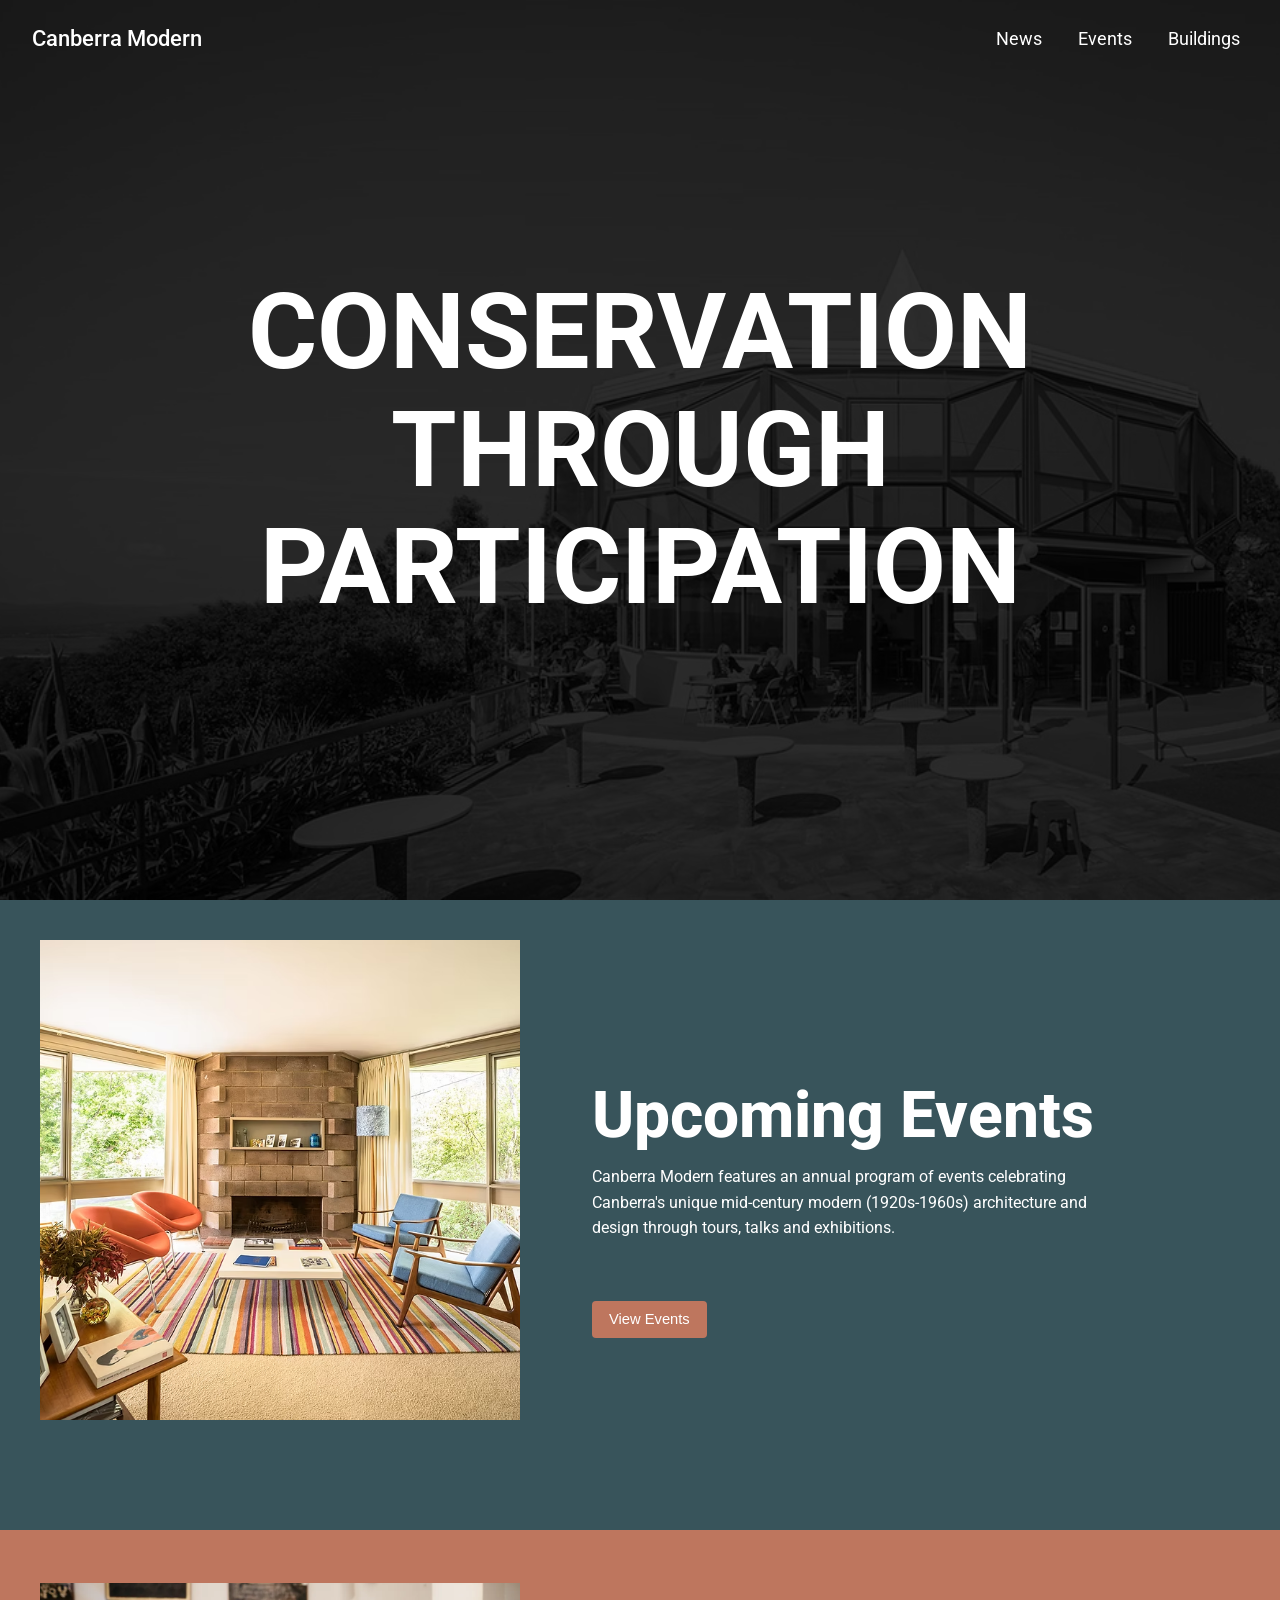
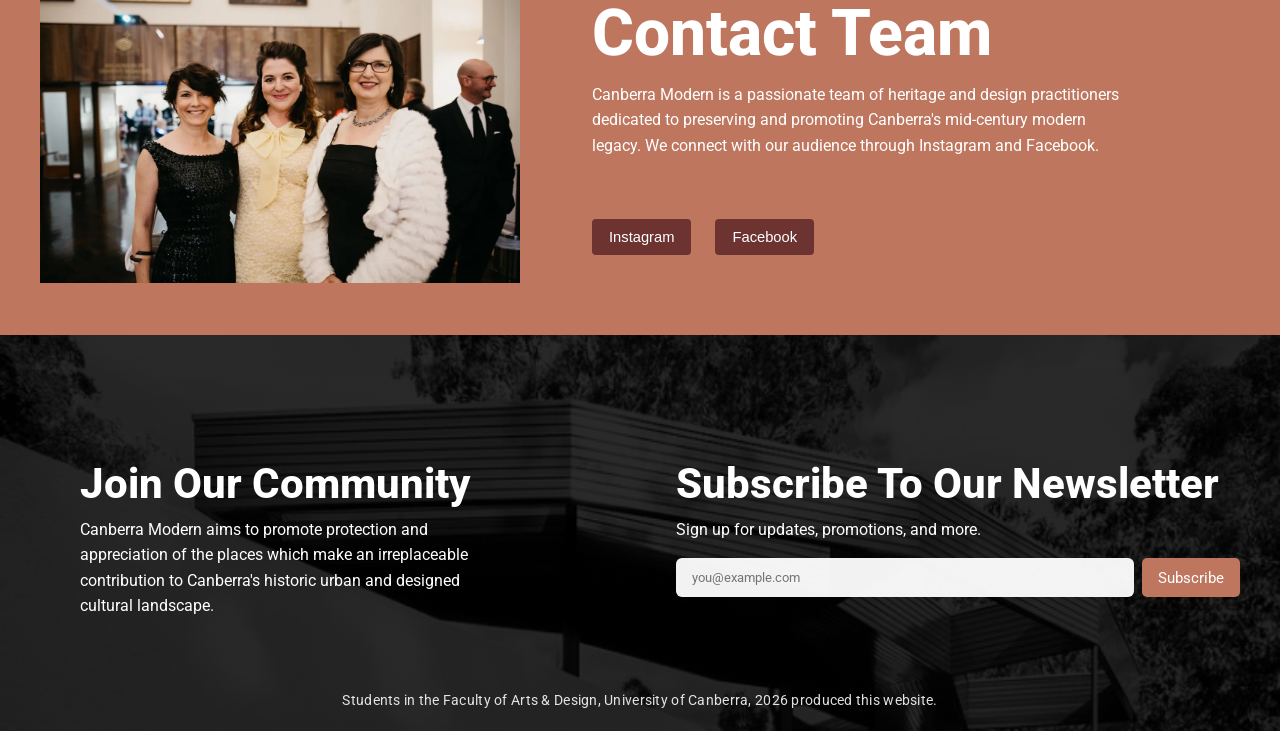
<file: index.html>
<!DOCTYPE html>
<html lang="en">
<head>
    <title>Canberra Modern</title>
    <meta charset="utf-8">
    <meta name="viewport" content="width=device-width, initial-scale=1.0">
    <link rel="stylesheet" href="assets/css.reset/reset.css">
    <link rel="stylesheet" href="assets/css/style.css"> 
    </head>
    <body>
      <div class="wrapper home">
        <header class="top-header">
          <h1 class="site-title"><a href="index.html">Canberra Modern</a></h1>
          <nav class="nav-large top-nav">
            <ul>
              <li><a href="news.html">News</a></li>
              <li><a href="events.html">Events</a></li>
              <li><a href="buildings.html">Buildings</a></li>
            </ul>
          </nav>
        </header>

        <div class="hero-content">
          <div class="tagline">
            <span>CONSERVATION</span>
            <span>THROUGH</span>
            <span>PARTICIPATION</span>
          </div>
        </div>
      </div>
      <section class="event-card container">
        <img src="assets/images/room.avif" alt="Room interior" class="event-card__image">
        <div class="event-card__content">
          <h2>Upcoming Events</h2>
          <p>Canberra Modern features an annual program of events celebrating Canberra's unique mid-century modern (1920s-1960s) architecture and design through tours, talks and exhibitions.</p>
          <a href="events.html" class="button-link">View Events</a>
        </div>
      </section>
      <section class="event-card container team-card">
        <img src="assets/images/team.webp" alt="Team photo" class="event-card__image">
        <div class="event-card__content">
          <h2>Contact Team</h2>
          <p>Canberra Modern is a passionate team of heritage and design practitioners dedicated to preserving and promoting Canberra's mid-century modern legacy. We connect with our audience through Instagram and Facebook.</p>
          <div class="button-group">
            <a href="https://www.instagram.com/canberra_modern/?hl=en" class="button-link">Instagram</a>
            <a href="https://www.facebook.com/canberramodern/" class="button-link">Facebook</a>
          </div>
        </div>
      </section>
      <div class="newsletter-bleed">
        <section class="newsletter-card">
          <div class="newsletter-card__info">
            <div class="newsletter-card__section">
              <h2>Join Our Community</h2>
              <p>Canberra Modern aims to promote protection and appreciation of the places which make an irreplaceable contribution to Canberra's historic urban and designed cultural landscape.</p>
            </div>
            <div class="newsletter-card__section">
              <h2>Subscribe To Our Newsletter</h2>
              <p>Sign up for updates, promotions, and more.</p>
              <div class="newsletter-form">
                <input id="newsletter-email" type="email" class="newsletter-card__input" placeholder="you@example.com">
                <button type="button" class="newsletter-card__subscribe" onclick="alert('Thank you so much for joining our community. We will continue to inform you through emails about our upcoming events, latest news, and updates.')">Subscribe</button>
              </div>
            </div>
          </div>
          <p class="newsletter-card__footer">Students in the Faculty of Arts & Design, University of Canberra, 2026 produced this website.</p>
        </section>
      </div>
    </body>
</html>
</file>
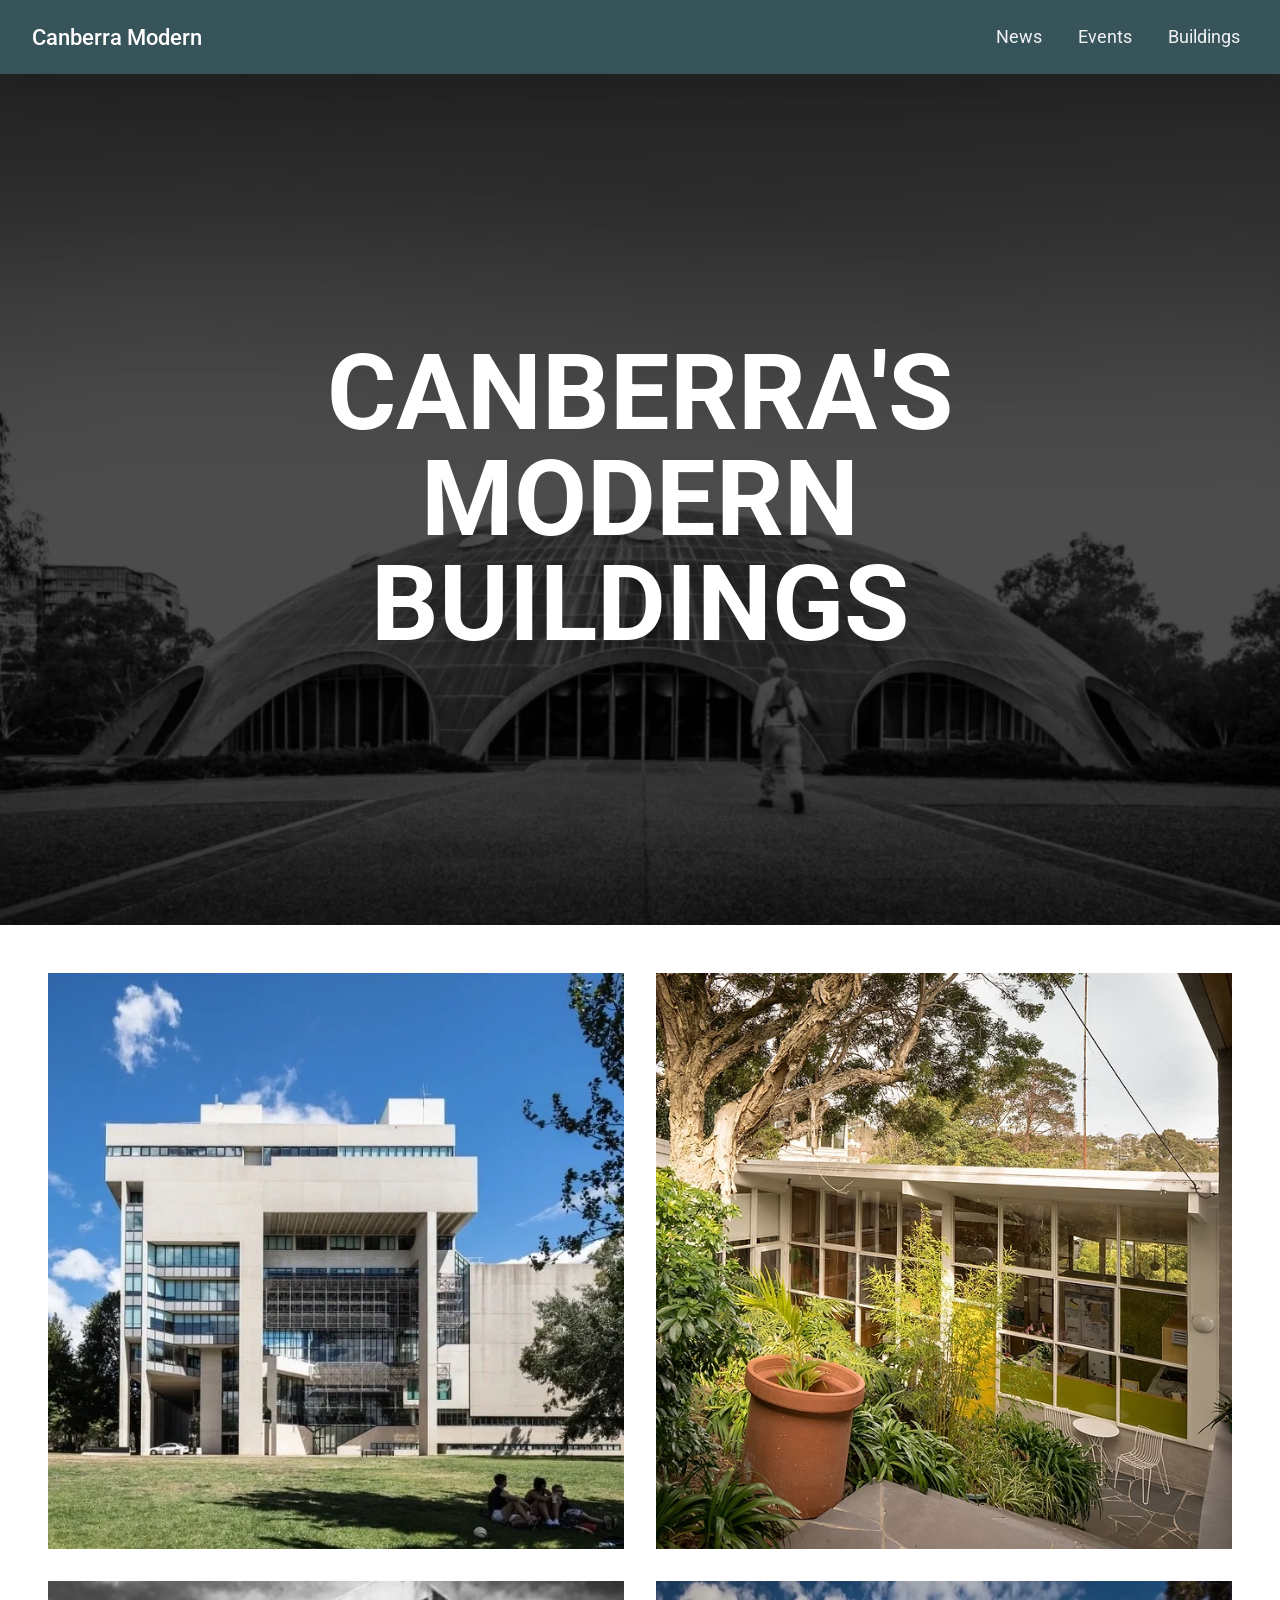
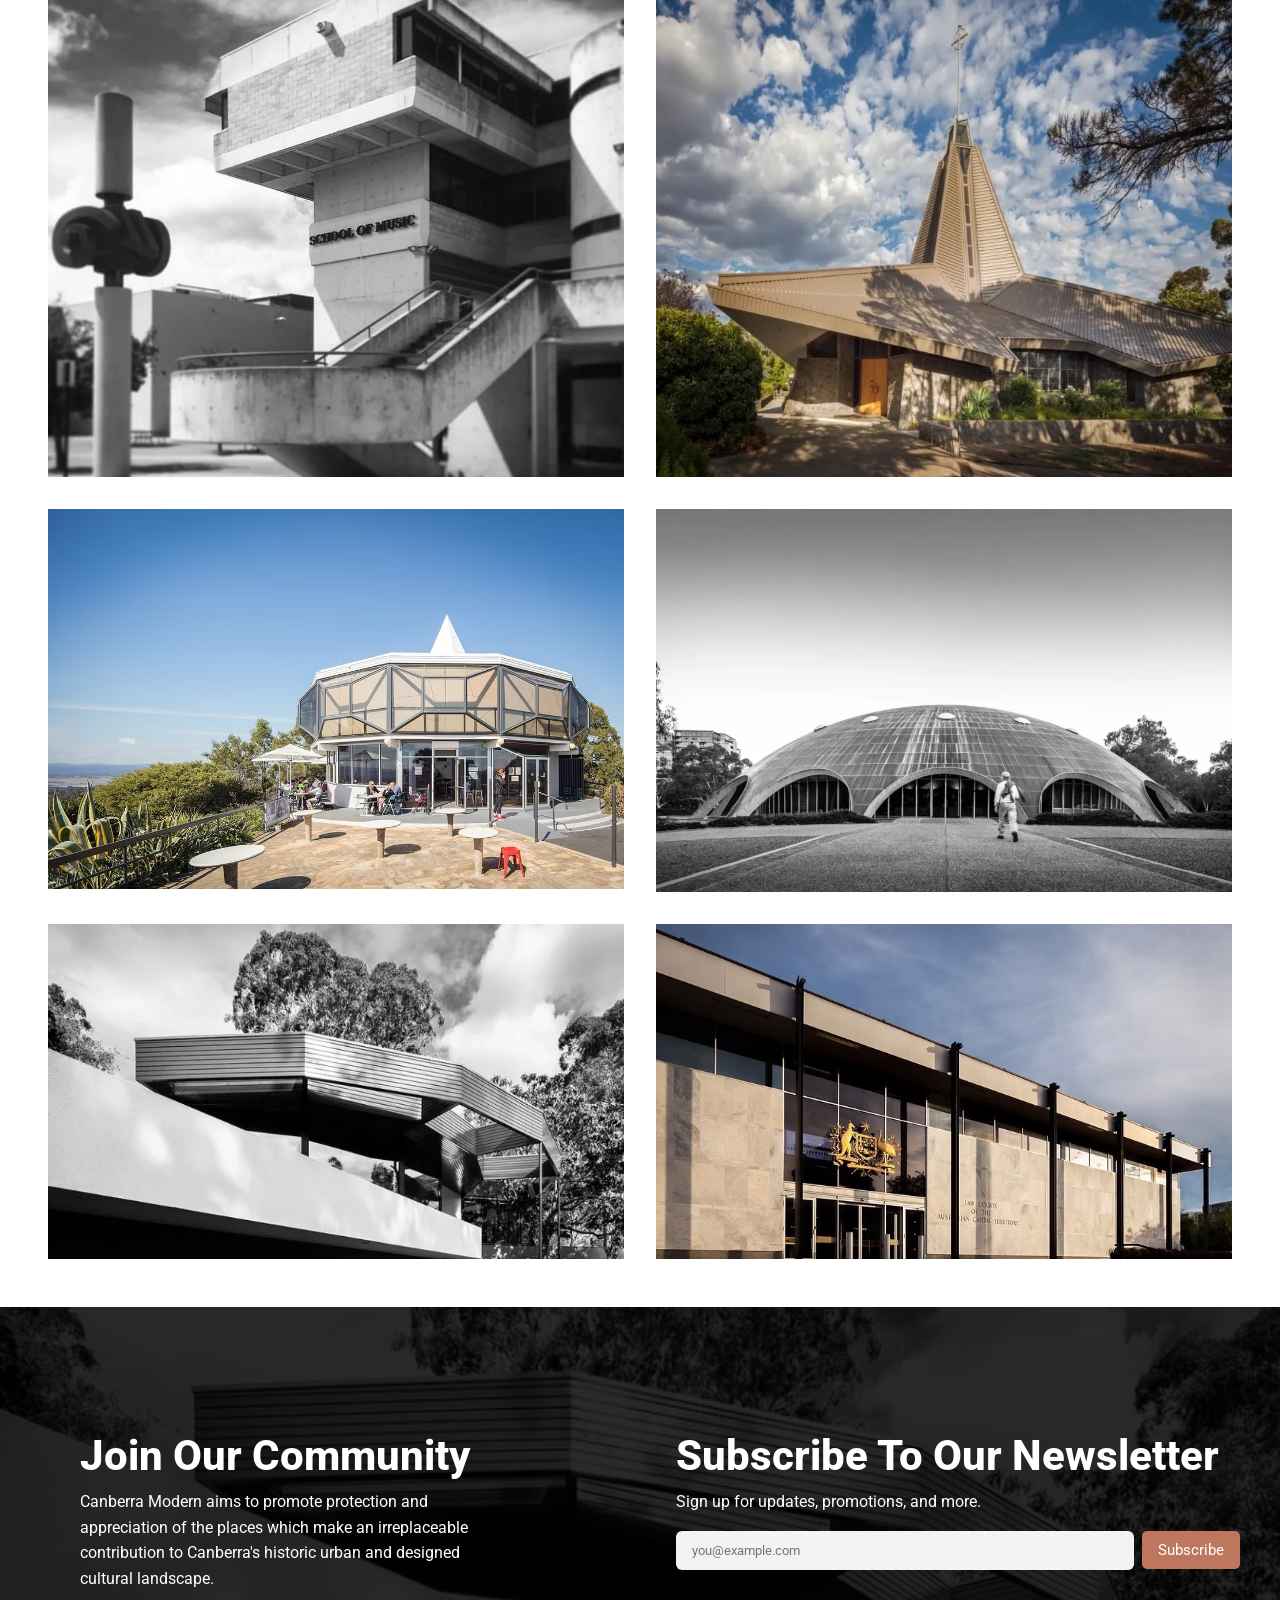
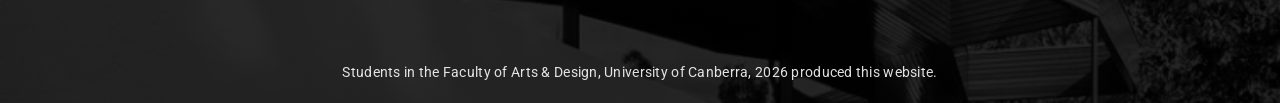
<file: buildings.html>
<!DOCTYPE html>
<html lang="en">
<head>
    <title>Canberra Modern</title>
    <meta charset="utf-8">
    <meta name="viewport" content="width=device-width, initial-scale=1.0">
    <link rel="stylesheet" href="assets/css.reset/reset.css">
    <link rel="stylesheet" href="assets/css/style.css">
    </head>
    <body class="events-page">
        <header class="top-header">
          <h1 class="site-title"><a href="index.html">Canberra Modern</a></h1>
          <nav class="nav-large top-nav">
            <ul>
              <li><a href="news.html">News</a></li>
              <li><a href="events.html">Events</a></li>
              <li><a href="buildings.html">Buildings</a></li>
            </ul>
          </nav>
        </header>
        <div class="building-hero">
          <img src="assets/images/building image7.webp" alt="building image" class="building-image building-hero__image">
          <h2 class="building-hero__title"><span>CANBERRA'S</span><span>MODERN</span><span>BUILDINGS</span></h2>
        </div>
        <div class="building-gallery">
          <div class="building-item"><img src="assets/images/building image1.jpeg" alt="Building image 1" class="building-image" onclick="alert('HIGH COURT OF AUSTRALIA, 1980')"></div>
          <div class="building-item"><img src="assets/images/building image5.avif" alt="Building image 2" class="building-image" onclick="alert('VERGE HOUSE, 1964')"></div>
          <div class="building-item"><img src="assets/images/building image4.jpeg" alt="Building image 3" class="building-image" onclick="alert('SCHOOL OF MUSIC, 1976')"></div>
          <div class="building-item"><img src="assets/images/building image2.jpeg" alt="Building image 4" class="building-image" onclick="alert('ST JOSEPHS CHURCH, 1971')"></div>
          <div class="building-item"><img src="assets/images/building image3.jpeg" alt="Building image 5" class="building-image" onclick="alert('LUNETTA, 1963')"></div>
          <div class="building-item"><img src="assets/images/building image7.webp" alt="Building image 7" class="building-image" onclick="alert('THE SHINE DOME, 1959')"></div>
          <div class="building-item"><img src="assets/images/round house.jpeg" alt="Round house" class="building-image" onclick="alert('THE BENJAMIN HOUSE, 1959')"></div>
          <div class="building-item"><img src="assets/images/building image6.jpeg" alt="Building image 6" class="building-image" onclick="alert('THE LAW COURTS OF THE ACT, 1963')"></div>
        </div>
         </section>
      <div class="newsletter-bleed">
        <section class="newsletter-card">
          <div class="newsletter-card__info">
            <div class="newsletter-card__section">
              <h2>Join Our Community</h2>
              <p>Canberra Modern aims to promote protection and appreciation of the places which make an irreplaceable contribution to Canberra's historic urban and designed cultural landscape.</p>
            </div>
            <div class="newsletter-card__section">
              <h2>Subscribe To Our Newsletter</h2>
              <p>Sign up for updates, promotions, and more.</p>
              <div class="newsletter-form">
                <input id="newsletter-email" type="email" class="newsletter-card__input" placeholder="you@example.com">
                <button type="button" class="newsletter-card__subscribe" onclick="alert('Thank you so much for joining our community. We will continue to inform you through emails about our upcoming events, latest news, and updates.')">Subscribe</button>
              </div>
            </div>
          </div>
          <p class="newsletter-card__footer">Students in the Faculty of Arts & Design, University of Canberra, 2026 produced this website.</p>
        </section>
         </body>
    </html>
</file>
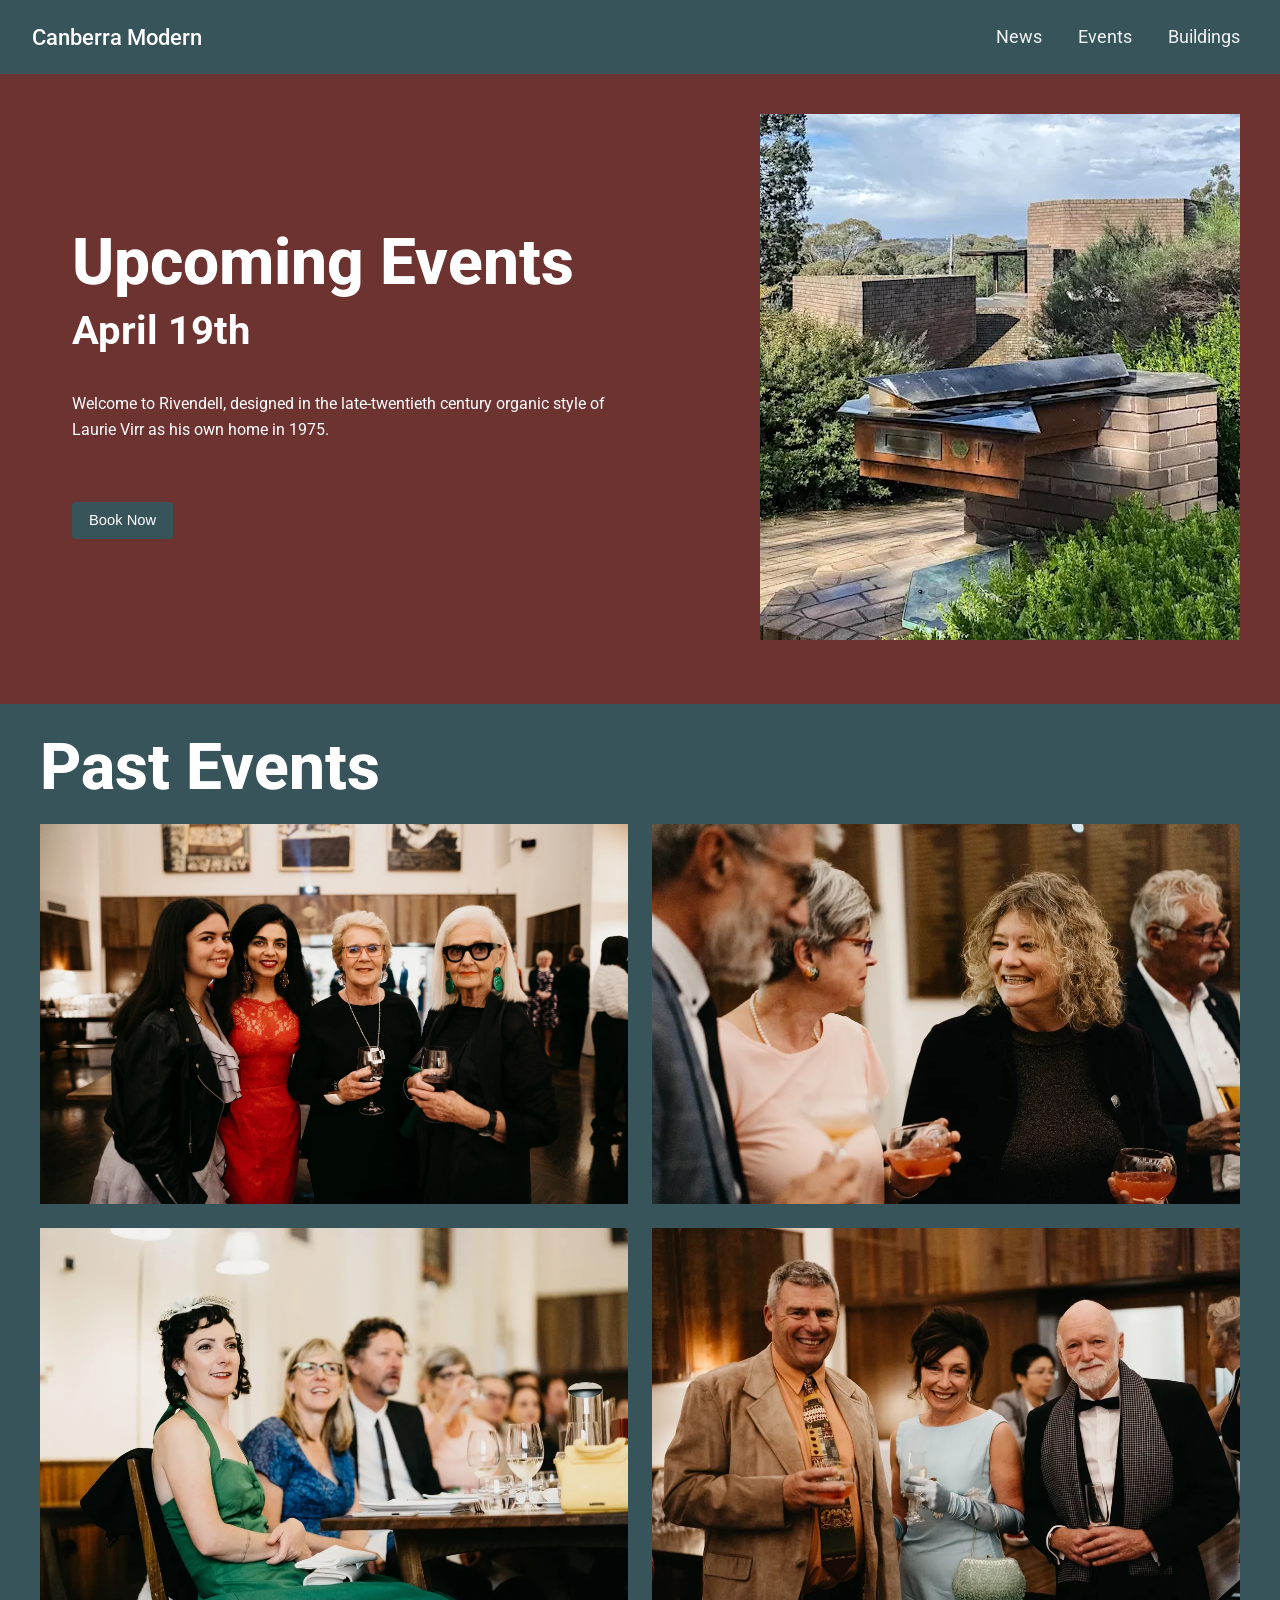
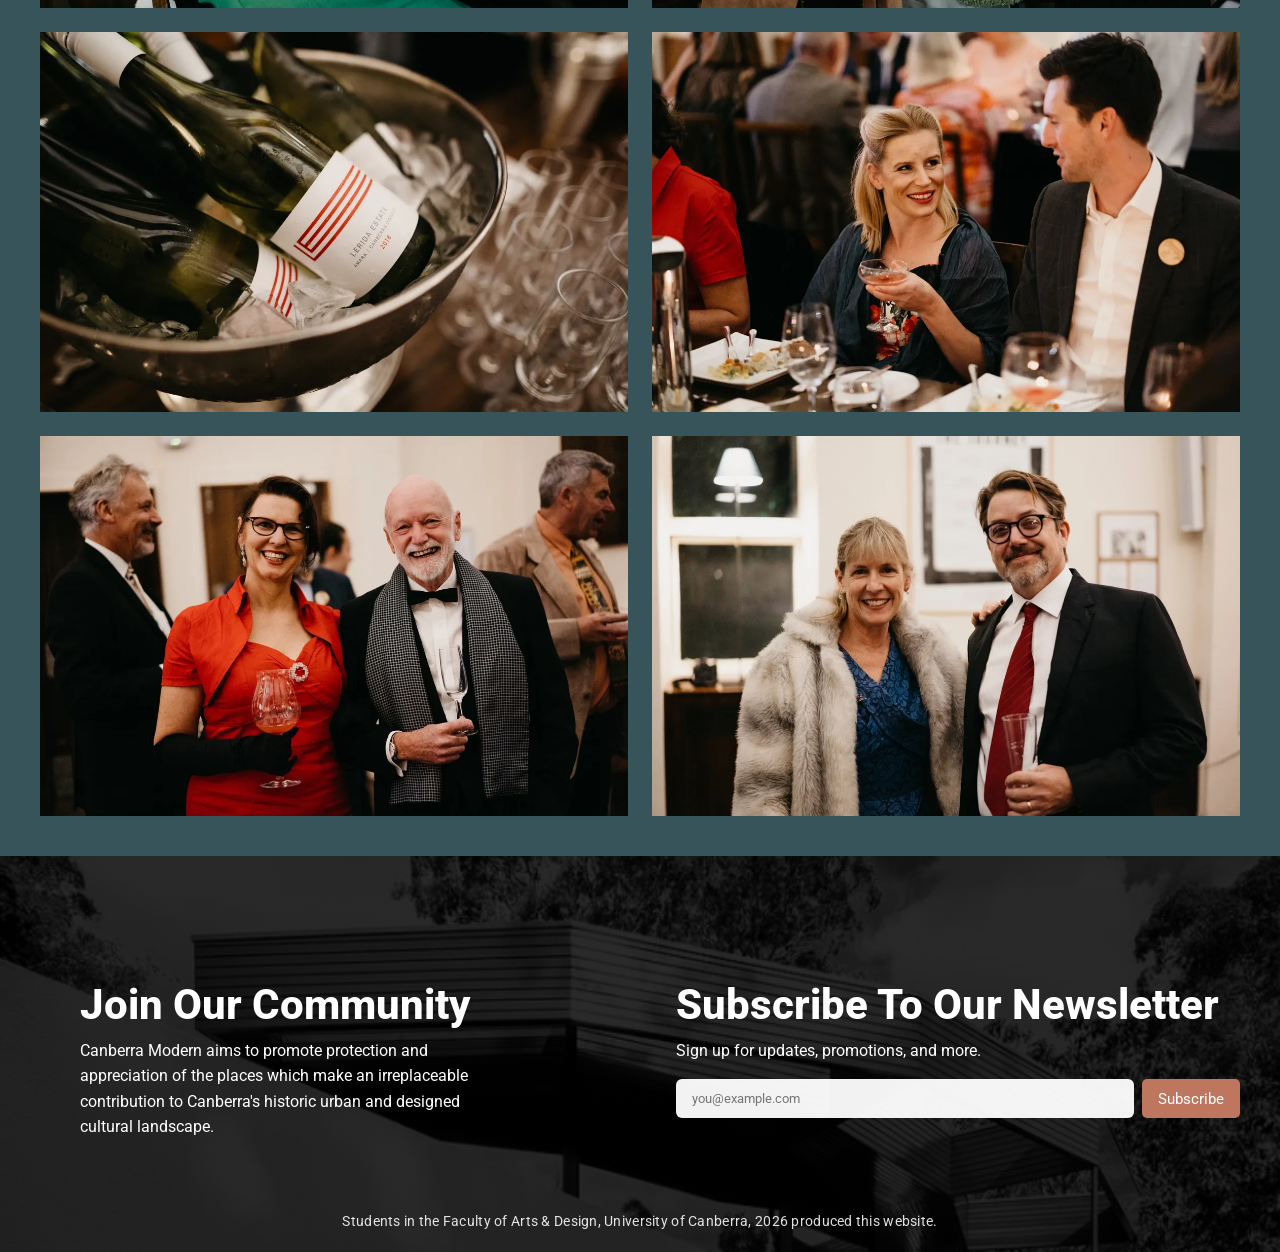
<file: events.html>
<!DOCTYPE html>
<html lang="en">
<head>
    <title>Canberra Modern</title>
    <meta charset="utf-8">
    <meta name="viewport" content="width=device-width, initial-scale=1.0">
    <link rel="stylesheet" href="assets/css.reset/reset.css">
    <link rel="stylesheet" href="assets/css/style.css">
    </head>
    <body class="events-page">
        <header class="top-header">
          <h1 class="site-title"><a href="index.html">Canberra Modern</a></h1>
          <nav class="nav-large top-nav">
            <ul>
              <li><a href="news.html">News</a></li>
              <li><a href="events.html">Events</a></li>
              <li><a href="buildings.html">Buildings</a></li>
            </ul>
          </nav>
        </header>
        <section class="event-card container">
          <div class="event-card__content">
            <h2>Upcoming Events</h2>
            <h3>April 19th</h3>
            <p>Welcome to Rivendell, designed in the late-twentieth century organic style of Laurie Virr as his own home in 1975.</p>
            <a href="https://www.eventbrite.com.au/e/rivendell-revival-tickets-1972139505349?aff=oddtdtcreator" class="button-link">Book Now</a>
          </div>
          <img src="assets/images/event.webp" alt="upcoming event" class="event-card__image">
        </section>

        <section class="past-events container">
          <div class="past-events__header">
            <h2>Past Events</h2>
          </div>
          <div class="past-events__grid">
            <article class="past-events__item"><img src="assets/images/past event1.webp" alt="past event 1" class="past-events__image"></article>
            <article class="past-events__item"><img src="assets/images/past event2.webp" alt="past event 2" class="past-events__image"></article>
            <article class="past-events__item"><img src="assets/images/past event3.webp" alt="past event 3" class="past-events__image"></article>
            <article class="past-events__item"><img src="assets/images/past event4.webp" alt="past event 4" class="past-events__image"></article>
            <article class="past-events__item"><img src="assets/images/past event5.webp" alt="past event 5" class="past-events__image"></article>
            <article class="past-events__item"><img src="assets/images/past event6.webp" alt="past event 6" class="past-events__image"></article>
            <article class="past-events__item"><img src="assets/images/past event7.webp" alt="past event 7" class="past-events__image"></article>
            <article class="past-events__item"><img src="assets/images/past event8.webp" alt="past event 8" class="past-events__image"></article>
          </div>
        </section>
      <div class="newsletter-bleed">
        <section class="newsletter-card">
          <div class="newsletter-card__info">
            <div class="newsletter-card__section">
              <h2>Join Our Community</h2>
              <p>Canberra Modern aims to promote protection and appreciation of the places which make an irreplaceable contribution to Canberra's historic urban and designed cultural landscape.</p>
            </div>
            <div class="newsletter-card__section">
              <h2>Subscribe To Our Newsletter</h2>
              <p>Sign up for updates, promotions, and more.</p>
              <div class="newsletter-form">
                <input id="newsletter-email" type="email" class="newsletter-card__input" placeholder="you@example.com">
                <button type="button" class="newsletter-card__subscribe" onclick="alert('Thank you so much for joining our community. We will continue to inform you through emails about our upcoming events, latest news, and updates.')">Subscribe</button>
              </div>
            </div>
          </div>
          <p class="newsletter-card__footer">Students in the Faculty of Arts & Design, University of Canberra, 2026 produced this website.</p>
        </section>
      </div> 
    </body>
    </html>
</file>
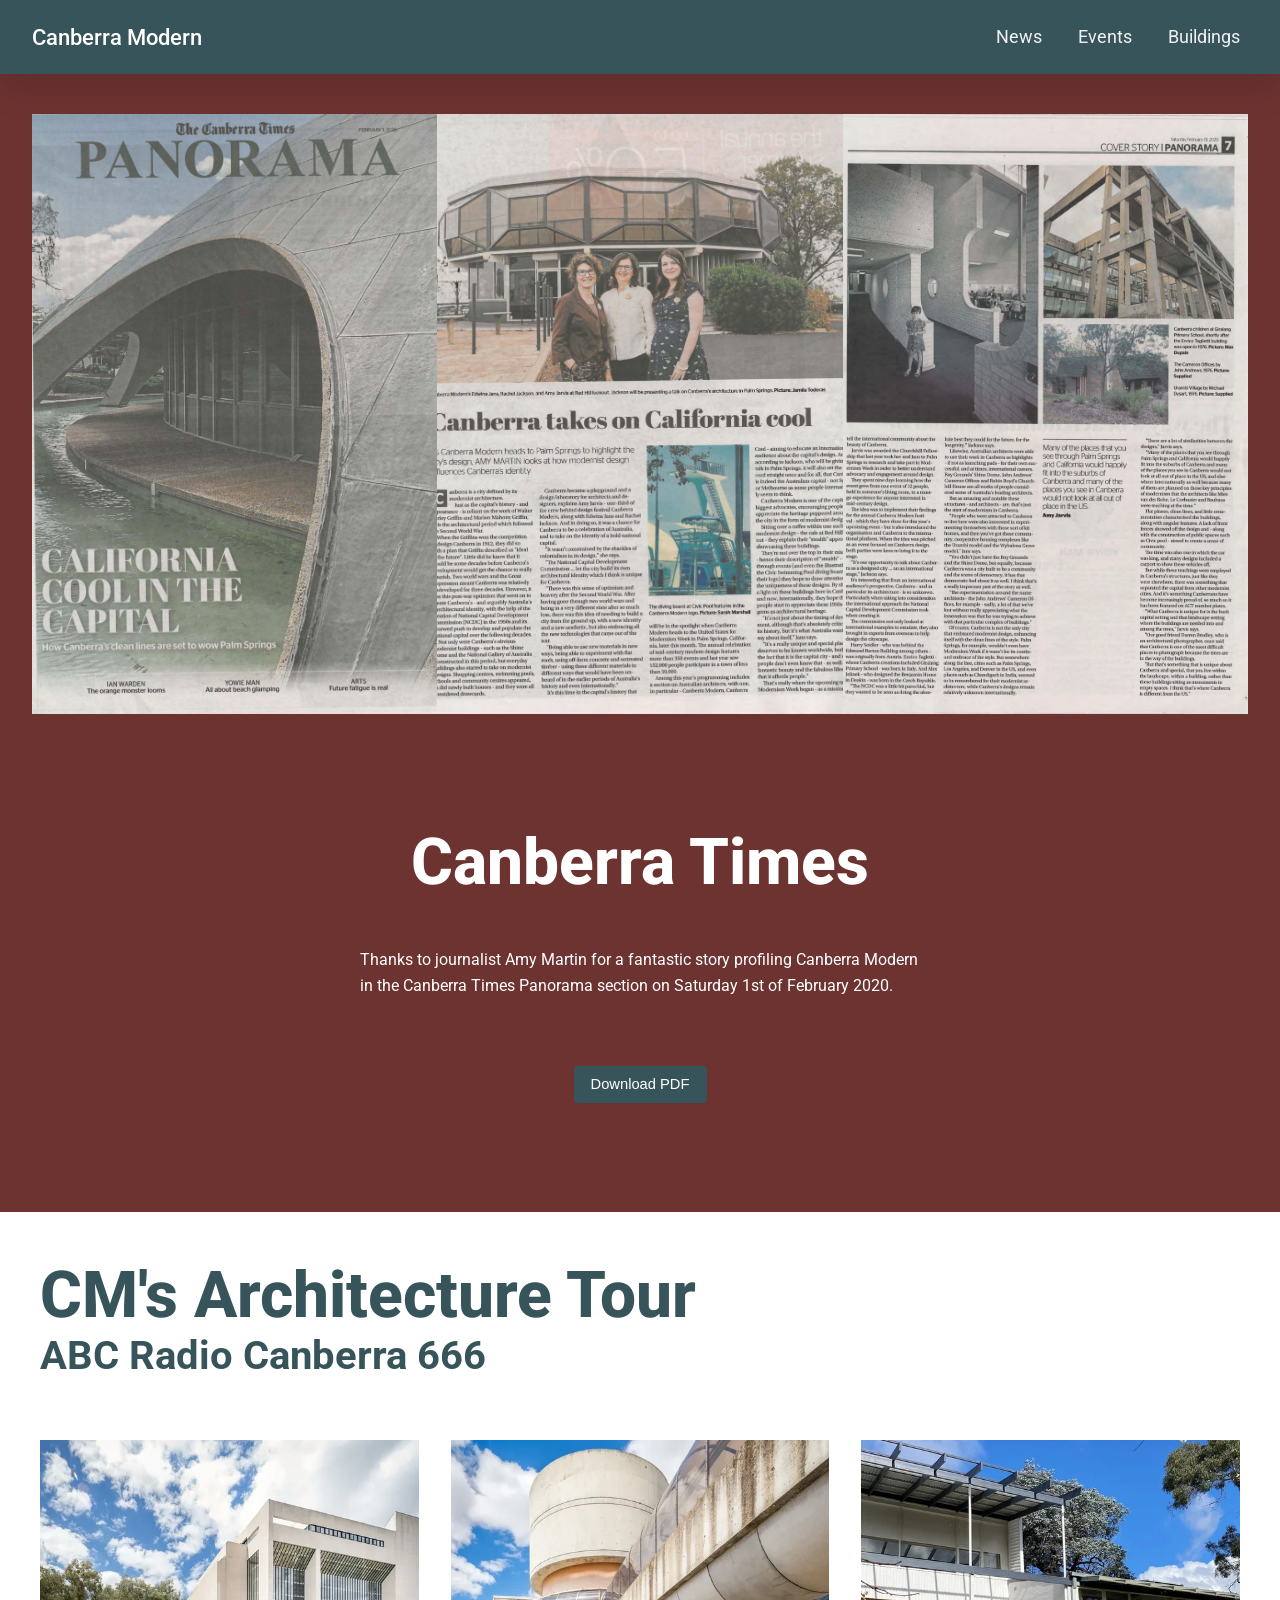
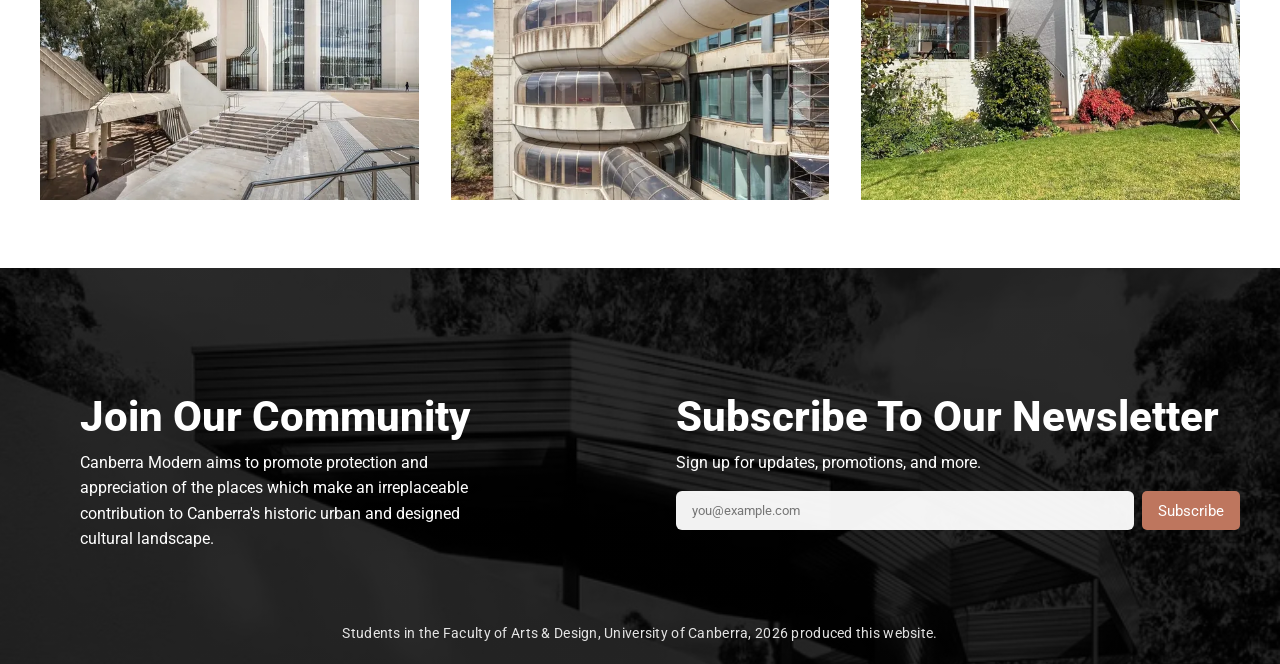
<file: news.html>
<!DOCTYPE html>
<html lang="en">
<head>
    <title>Canberra Modern</title>
    <meta charset="utf-8">
    <meta name="viewport" content="width=device-width, initial-scale=1.0">
    <link rel="stylesheet" href="assets/css.reset/reset.css">
    <link rel="stylesheet" href="assets/css/style.css"> 
    </head>
    <body>
        <div class="wrapper news-page">
        <header class="top-header">
          <h1 class="site-title"><a href="index.html">Canberra Modern</a></h1>
          <nav class="nav-large top-nav">
            <ul>
              <li><a href="news.html">News</a></li>
              <li><a href="events.html">Events</a></li>
              <li><a href="buildings.html">Buildings</a></li>
            </ul>
          </nav>
        </header>
        <div class="news-image-bg">
          <div class="news-image-row">
            <img src="assets/images/news cover.png" alt="Canberra Times cover" class="news-page__image">
            <img src="assets/images/news page1.png" alt="Canberra Times article" class="news-page__image">
            <img src="assets/images/news page2.png" alt="Canberra Times article" class="news-page__image">
          </div>
        </div>
          <section class="news-card container">
            <div class="news-card__content">
              <h2>Canberra Times</h2>
              <p>Thanks to journalist Amy Martin for a fantastic story profiling Canberra Modern in the Canberra Times Panorama section on Saturday 1st of February 2020.</p>
              <a href="https://img1.wsimg.com/blobby/go/713b0fb1-3749-4859-97e2-b7cf5cfb344b/downloads/CM%20Article%20Feb%201%202020.pdf" class="button-link" target="_blank" rel="noopener noreferrer">Download PDF</a>
            </div>
          </section>
      </div>
      <section class="tour-section container">
        <div class="tour-section__heading">
          <h2>CM's Architecture Tour</h2>
          <h3>ABC Radio Canberra 666</h3>
        </div>
        <div class="tour-image-grid">
          <a href="https://www.abc.net.au/listen/programs/canberra-mornings/architecture-tour-high-court/104300064" class="tour-image-link" target="_blank" rel="noopener noreferrer">
            <img src="assets/images/high court.webp" alt="High Court of Australia" class="tour-image-grid__image">
          </a>
          <a href="https://www.abc.net.au/listen/programs/canberra-mornings/architecture-tour-callam-offices/104008886" class="tour-image-link" target="_blank" rel="noopener noreferrer">
            <img src="assets/images/callam offices.webp" alt="Callam offices" class="tour-image-grid__image">
          </a>
          <a href="https://www.abc.net.au/listen/programs/canberra-mornings/manning-clark-house/104262352" class="tour-image-link" target="_blank" rel="noopener noreferrer">
            <img src="assets/images/manning clark.webp" alt="Manning Clark building" class="tour-image-grid__image">
          </a>
        </div>
      </section>
      <div class="newsletter-bleed">
        <section class="newsletter-card">
          <div class="newsletter-card__info">
            <div class="newsletter-card__section">
              <h2>Join Our Community</h2>
              <p>Canberra Modern aims to promote protection and appreciation of the places which make an irreplaceable contribution to Canberra's historic urban and designed cultural landscape.</p>
            </div>
            <div class="newsletter-card__section">
              <h2>Subscribe To Our Newsletter</h2>
              <p>Sign up for updates, promotions, and more.</p>
              <div class="newsletter-form">
                <input id="newsletter-email" type="email" class="newsletter-card__input" placeholder="you@example.com">
                <button type="button" class="newsletter-card__subscribe" onclick="alert('Thank you so much for joining our community. We will continue to inform you through emails about our upcoming events, latest news, and updates.')">Subscribe</button>
              </div>
            </div>
          </div>
          <p class="newsletter-card__footer">Students in the Faculty of Arts & Design, University of Canberra, 2026 produced this website.</p>
        </section>
      </div>
    </body>
    </html>
</file>
<file: assets/css/style.css>
@import url('https://fonts.googleapis.com/css2?family=Roboto:wght@100;300;400;500;700;900&display=swap');

html, body, * {
  font-family: 'Roboto', sans-serif;
}

/* ensure no default page gaps */
html, body { margin: 0; padding: 0; 
   box-sizing: border-box;
    overflow-x: hidden; /* prevents layout from pushing the page */
}


/* Larger heading sizes */
h1 { font-size: 3rem; line-height: 1.1; }
h2 { font-size: 2rem; }

/* Navigation/links larger text */
.nav-large a { font-size: 1.125rem; }

/* Responsive adjustments */
@media (max-width: 600px) {
	h1 { font-size: 2rem; }
	.nav-large a { font-size: 1rem; }
}

/* Header and hero responsive tweaks */
@media (max-width: 600px) {
  .top-header { padding: 0.5rem 1rem; top: 0.4rem; }
  .top-header .site-title { font-size: 1.1rem; }
  .tagline span { font-size: 1.4rem; }
}

@media (max-width: 480px) {
  .top-header {
    grid-template-columns: 1fr;
    grid-auto-rows: auto;
    align-items: center;
    gap: 0.5rem;
    padding: 0.5rem 1rem;
    top: 0.25rem;
  }
  .top-header .site-title { font-size: 1.05rem; }
  .top-nav ul {
    width: 100%;
    display: flex;
    gap: 0.5rem;
    justify-content: flex-end;
  }
  .top-nav ul li { margin: 0; }
  .nav-large a { font-size: 0.95rem; }
  .tagline { margin-top: 1.5rem; }
  .tagline span { font-size: 2.2rem; }
}

/* Base styles for all screens */
.container {
  padding: 20px;
  max-width: 1200px;
}

/* When content becomes too cramped */
@media (max-width: 768px) {
  .container {
    padding: 15px;
  }
}

/* When text lines become too long to read comfortably */
@media (min-width: 1400px) {
  .container {
    font-size: 1.2em;
  }
}

.wrapper {
  width: 100%;
  min-height: 100vh;
  margin: 0;
  padding: 2rem;
  box-sizing: border-box;
  display: flex;
  flex-direction: column;
  align-items: center;
  justify-content: center;
  position: relative;
  color: #ffffff;
}

.wrapper.home {
  background-image: url("../images/red hill.jpg");
  background-size: cover;
  background-position: center center;
  background-repeat: no-repeat;
}

.hero-content {
  display: flex;
  align-items: center;
  justify-content: center;
  min-height: calc(100vh - 10rem);
  width: 100%;
  padding: 0 2rem;
  box-sizing: border-box;
}

.tagline {
  display: flex;
  flex-direction: column;
  gap: 0.75rem;
  align-items: center;
  justify-content: center;
  text-align: center;
}

.tagline span {
  max-width: 100%;
  line-height: 1;
}

.button-group {
  display: flex;
  flex-wrap: wrap;
  gap: 0.75rem;
}

.wrapper.news-page {
  background-image: none;
  background-color: rgba(109, 51, 49, 1);
  color: #ffffff;
  justify-content: flex-start;
  min-height: auto;
  padding: 2rem 2rem 1rem;
}

.wrapper.news-page::before {
  background: transparent;
}

/* Ensure the hero background is removed on events page only */
.wrapper.events-page {
  background-image: none !important;
  background-color: transparent;
}

.wrapper.news-page .top-header {
  position: relative;
  top: auto;
  left: auto;
  right: auto;
  display: flex;
  justify-content: space-between;
  align-items: center;
  width: calc(100% + 4rem);
  max-width: none;
  margin: -2rem -2rem 1.5rem;
  padding: 1.5rem 2rem;
  background: rgba(56, 84, 91, 1);
  border-radius: 0;
  box-shadow: 0 15px 35px rgba(0, 0, 0, 0.12);
  z-index: 3;
}

.wrapper.news-page .top-header .site-title {
  color: #ffffff;
}

.wrapper.news-page .top-header .top-nav a {
  color: rgba(255, 255, 255, 0.92);
}

.wrapper.news-page .top-header .top-nav a:hover {
  color: rgba(190, 118, 94, 1);
}

.wrapper.news-page .top-nav ul {
  margin: 0;
}

/* Events page: colored header/navigation bar only for events.html */
.events-page {
  margin-top: 0;
  padding-top: 0;
}
.events-page .top-header {
  position: relative;
  top: 0;
  margin: 0;
  display: flex;
  justify-content: space-between;
  align-items: center;
  width: 100vw;
  max-width: none;
  left: 50%;
  right: 50%;
  margin-left: -50vw;
  margin-right: -50vw;
  margin-bottom: 0;
  padding: 1.5rem 2rem;
  background: rgba(56, 84, 91, 1);
  box-shadow: 0 15px 35px rgba(0, 0, 0, 0.12);
  z-index: 3;
}
.events-page .top-header .site-title {
  color: #ffffff;
}
.events-page .top-header .top-nav a {
  color: rgba(255, 255, 255, 0.92);
}
.events-page .top-header .top-nav a:hover {
  color: rgba(196, 134, 113, 1);
}
.events-page .top-nav ul {
  margin: 0;
}

.events-page h3 {
  font-weight: 700;
  font-size: 2.5rem;
}

.building-image {
  width: 100%;
  height: auto;
  display: block;
}

.building-gallery {
  display: grid;
  grid-template-columns: repeat(2, minmax(0, 1fr));
  row-gap: 2rem;
  column-gap: 2rem;
  width: 100%;
  max-width: 1200px;
  margin: 3rem auto;
  padding: 0 0.5rem;
  box-sizing: border-box;
}

.building-gallery .building-image {
  cursor: pointer;
  transition: transform 220ms ease, box-shadow 220ms ease;
}

.building-gallery .building-image:hover {
  transform: translateY(-4px);
  box-shadow: 0 18px 40px rgba(0, 0, 0, 0.341);
}

.building-gallery .building-image:focus-visible {
  outline: 2px solid rgba(255, 255, 255, 0.9);
  outline-offset: 4px;
}

.building-hero__image {
  filter: brightness(0.30);
}

.building-hero {
  position: relative;
  width: 100%;
  max-width: 100%;
  overflow: hidden;
}

@media (max-width: 800px) {
  .building-gallery {
    grid-template-columns: repeat(2, minmax(0, 1fr));
  }
}

@media (max-width: 520px) {
  .building-gallery {
    grid-template-columns: 1fr;
  }
}

.building-hero__title {
  position: absolute;
  inset: 0;
  display: flex;
  flex-direction: column;
  align-items: center;
  justify-content: center;
  text-align: center;
  margin: 0;
  padding: 0 1rem;
  color: #ffffff;
  font-weight: 700;
  font-size: 6.6rem;
  line-height: 1;
  z-index: 2;
  pointer-events: none;
}

.building-hero__title span {
  display: block;
  width: 100%;
}

@media (max-width: 600px) {
  .building-hero__title {
    font-size: 1.4rem;
  }
}

.news-image-row {
  display: flex;
  gap: 0;
  width: 100%;
  max-width: 100%;
  margin: 1rem auto 2rem;
  overflow: hidden;
}

.news-image-row img {
  flex: 1 1 0;
  min-width: 0;
}

.news-page__image {
  width: 100%;
  height: 600px;
  object-fit: cover;
  display: block;
}

.news-page__content {
  padding: 2.5rem;
  color: #ffffff;
  align-self: stretch;
  text-align: left;
}

.news-page__content h2 {
  margin: -0.5rem 0 2rem;
  color: #ffffff;
  font-size: 4rem;
  font-weight: 800;
}

.news-page__content p {
  margin: 0 0 3rem;
  color: #ffffff;
  line-height: 1.6;
  max-width: 50ch;
}


.wrapper.news-page .button-link:hover {
  background-color: rgba(190, 118, 94, 1);
  transform: scale(1.06);
}

.wrapper.news-page .button-link:active {
  transform: scale(0.98);
}

@media (max-width: 900px) {
  .news-image-row {
    flex-direction: column;
  }
  .news-page__image {
    height: auto;
  }
}

.tour-section {
  margin: 2rem auto 3rem auto;
  width: 100%;
  max-width: 1200px;
}

.wrapper.news-page .tour-section {
  background: rgba(255, 255, 255, 0.08);
  border-radius: 1.25rem;
  padding: 2.5rem 2rem;
  box-shadow: 0 24px 48px rgba(0, 0, 0, 0.16);
  border: 1px solid rgba(255, 255, 255, 0.12);
}

.tour-section__heading h2,
.tour-section__heading h3 {
  margin: 0;
}

.tour-section__heading h2 {
  font-size: 4rem;
  font-weight: 800;
  margin-bottom: 0.5rem;
  color: rgba(56, 84, 91, 1);
}

.tour-section__heading h3 {
  font-size: 2.5rem;
  font-weight: 700;
  color: rgba(56, 84, 91, 1);
}

.tour-image-grid {
  display: flex;
  flex-wrap: wrap;
  gap: 2rem;
  margin-top: 4rem;
  max-width: 100%;
  box-sizing: border-box;
  overflow: hidden;
}

.tour-image-link {
  display: block;
  flex: 0 1 calc((100% - 4rem) / 3);
  overflow: hidden;
  border-radius: 0em;
  transition: transform 0.28s ease, box-shadow 0.28s ease;
  min-width: 0;
}

.tour-image-link:hover {
  transform: scale(1.03);
  box-shadow: 0 25px 45px rgba(0, 0, 0, 0.264);
}

.tour-image-grid__image {
  width: 100%;
  height: 360px;
  object-fit: cover;
  display: block;
}

@media (max-width: 900px) {
  .tour-image-grid {
    flex-direction: column;
    gap: 1.5rem;
  }
  .tour-image-link {
    flex: 1 1 100%;
  }
  .tour-image-grid__image {
    height: 220px;
  }
}

@media (max-width: 400px) {
  .tour-image-grid {
    gap: 1rem;
  }
  .tour-image-grid__image {
    height: 180px;
  }
}

/* Dark overlay to improve contrast over the background image */
.wrapper::before {
  content: "";
  position: absolute;
  inset: 0;
  background: rgba(0, 0, 0, 0.824);
  z-index: 1;
}

/* Make heading text more readable on top of the image */
.wrapper h1 {
  text-align: center;
  text-shadow: none;
  position: relative;
  z-index: 2;
  margin: 0.25rem 0;
}

/* Navigation uses flexbox for horizontal layout */
.nav-large ul {
  display: flex;
  gap: 1.25rem;
  padding: 0;
  margin: 1rem 0 0 0;
}
.nav-large ul li {
  list-style: none;
}
.nav-large a {
  color: #ffffff;
  text-decoration: none;
  padding: 0.25rem 0.5rem;
  display: inline-block;
  transition: color 0.18s, transform 0.18s;
}
.nav-large a:hover {
  color: rgba(190, 118, 94, 1);
  transform: scale(1.08) translateY(2px);
  text-decoration: none;
}
.top-header .site-title a {
  color: #fff;
  text-decoration: none;
  transition: color 0.18s, transform 0.18s;
}
.top-header .site-title a:hover {
  color: rgba(190, 118, 94, 1);
  transform: scale(1.08) translateY(2px);
}

/* Header overlay in the hero image */
.top-header {
  position: absolute;
  top: 0.6rem;
  left: 0;
  right: 0;
  display: grid;
  grid-template-columns: auto 1fr;
  align-items: center;
  gap: 1rem;
  padding: 1rem 2rem;
  box-sizing: border-box;
  z-index: 5;
}
.top-header .site-title { justify-self: start; color: #fff; }
.top-header .top-nav { justify-self: end; }

.top-header .site-title {
  margin: 0;
  font-size: 1.4rem;
  font-weight: 500;
  text-shadow: none;
}

.top-nav ul { margin: 0; }

/* Stacked, larger tagline in the hero */
.tagline {
  margin-top: auto;
  text-align: center;
  font-weight: 700;
  line-height: 1;
}
.tagline span { display: block; font-size: 6.6rem; text-shadow: none; position: relative; z-index: 2; }

@media (max-width: 600px) {
  .top-header { padding: 0.5rem 1rem; }
  .top-header .site-title { font-size: 1.1rem; }
  .tagline span { font-size: 1.4rem; }
}
/* Basic CSS to make it look like a button */
.button-link {
  display: inline-block;
  padding: 10px 20px;
  background-color: #007bff;
  color: #ffffff;
  text-decoration: none;
  border-radius: 5px;
  font-family: Arial, sans-serif;
}
.button-link:hover {
  background-color: #0056b3;
}

/* Event card layout for Upcoming Events */
.event-card {
  display: flex;
  gap: 2.5rem;
  align-items: stretch;
  background: rgba(56, 84, 91, 1);
  padding: 2.5rem;
  border-radius: 0;
  width: 100vw;
  max-width: 100%;
  margin: 0;
  box-sizing: border-box;
  min-height: 70vh;
  color: #ffffff;
  z-index: 3;
}
.event-card__image {
  flex: 0 0 40%;
  width: 40%;
  height: 100%;
  object-fit: cover;
  border-radius: 0;
  flex-shrink: 0;
  display: block;
}
.event-card__content {
  display: flex;
  flex-direction: column;
  justify-content: center;
  flex: 1 1 50%;
  padding-left: 2rem;
}
.event-card__content h2 {
  margin: -0.5rem 0 1rem;
  color: #ffffff;
  font-size: 4rem;
  font-weight: 800;
}
.events-page .event-card__content h3 {
  margin: 0 0 2.5rem;
}
.event-card__content p {
  margin: 0 0 3rem;
  color: #ffffff;
  max-width: 60ch;
  line-height: 1.6;
}
/* Add spacing between content elements */
.event-card__content > * + * { margin-top: 0.75rem; }
/* Button color specific to the event card */
.event-card .button-link {
  background-color: rgba(190, 118, 94, 1);
  color: #ffffff;
  border-radius: 4px;
  padding: 11px 17px;
  font-size: 0.92rem;
  display: inline-block;
  width: fit-content;
  white-space: nowrap;
  transition: background-color 0.18s ease, transform 0.18s ease;
  transform-origin: center;
}
.event-card .button-link:hover {
  background-color: rgba(109, 51, 49, 1);
  transform: scale(1.06);
}
.button-group a + a {
  margin-left: 0.75rem;
}
.team-card {
  background: rgba(190, 118, 94, 1);
  min-height: 45vh;
  align-items: center;
}
.team-card .event-card__image {
  flex: 0 0 40%;
  width: 40%;
  height: auto;
  max-height: 300px;
}
.team-card .button-link {
  background-color: rgba(109, 51, 49, 1);
}
.team-card .button-link:hover {
  background-color: rgba(56, 84, 91, 1);
}
@media (max-width: 900px) {
  .event-card { flex-direction: column; align-items: stretch; padding: 1rem; min-height: auto; gap: 1rem; }
  .event-card__image { width: 100%; height: auto; max-height: none; }
  .event-card__content h2 { font-size: 1.8rem; }
  .event-card__content p { margin-bottom: 1rem; }
}

.events-page .event-card {
  margin-top: 0;
  background: rgba(109, 51, 49, 1);
}

.events-page .past-events {
  background: rgba(56, 84, 91, 1);
  padding: 2.5rem;
  margin: 0rem 0 0rem;
  color: #ffffff;
}
.events-page .past-events__header {
  max-width: 980px;
  margin-bottom: 1.5rem;
}
.events-page .past-events__header h2 {
  margin: -0.5rem 0 1rem;
  color: #ffffff;
  font-size: 4rem;
  font-weight: 800;
}
.events-page .past-events__header p {
  margin: 0;
  color: rgba(255,255,255,0.9);
  max-width: 56ch;
}
.events-page .past-events__grid {
  display: grid;
  grid-template-columns: repeat(2, minmax(0, 1fr));
  gap: 1.5rem;
}
.events-page .past-events__item {
  border-radius: 0px;
  overflow: hidden;
  background: rgba(255, 255, 255, 0.06);
  box-shadow: inset 0 0 0 1px rgba(255, 255, 255, 0.08);
}
.events-page .past-events__image {
  width: 100%;
  height: 380px;
  object-fit: cover;
  display: block;
}
@media (max-width: 720px) {
  .events-page .past-events {
    padding: 1.5rem;
  }
  .events-page .past-events__grid {
    grid-template-columns: 1fr;
  }
  .events-page .past-events__image {
    height: 200px;
  }
}

/* Events page: Book Now button color override */
body.events-page .event-card .button-link {
  background-color: rgba(56, 84, 91, 1);
  color: #ffffff;
}
body.events-page .event-card .button-link:hover {
  background-color: rgba(190, 118, 94, 1);
}

/* Make primary card sections full-bleed (remove right-side white gaps)
   Targets card elements that also use the `container` helper */
.event-card.container,
.news-card.container,
.team-card.container {
  position: relative;
  left: 50%;
  right: 50%;
  margin-left: -50vw;
  margin-right: -50vw;
  width: 100vw;
  max-width: none;
  box-sizing: border-box;
  /* keep original internal padding for visual spacing */
  padding-left: 2.5rem;
  padding-right: 2.5rem;
}

.events-page .past-events.container {
  position: relative;
  left: 50%;
  right: 50%;
  margin-left: -50vw;
  margin-right: -50vw;
  width: 100vw;
  max-width: none;
  box-sizing: border-box;
}

/* Newsletter card layout */
.newsletter-bleed {
  position: relative;
  left: 50%;
  right: 50%;
  margin-left: -50vw;
  margin-right: -50vw;
  width: 100vw;
  background: linear-gradient(rgba(0, 0, 0, 0.833), rgba(0, 0, 0, 0.84)), url("../images/round house.jpeg") center/cover no-repeat;
  padding: 3rem 0; /* space above and below the card so the image shows */
  box-sizing: border-box;
  z-index: 2;
}

.newsletter-card {
  position: relative;
  display: flex;
  gap: 2.5rem;
  align-items: stretch;
  justify-content: flex-start;
  background: transparent;
  padding: 5rem 0 3rem 2.5rem; /* more bottom padding for footer spacing */
  max-width: 1200px;
  margin: 0 auto;
  box-sizing: border-box;
  color: #ffffff;
  overflow: visible;
  z-index: 3;
}
.newsletter-card__info {
  display: flex;
  flex-direction: row;
  justify-content: center;
  align-items: flex-start; /* align headings */
  gap: 2rem;
  flex: 1 1 100%;
  min-width: 320px;
  max-width: 100%;
}
.newsletter-card__section {
  margin-bottom: 0;
  flex: 1 1 45%;
  min-width: 260px;
  display: flex;
  flex-direction: column;
  justify-content: flex-start; /* headings align to top */
}
.newsletter-card__section h2 {
  margin: 0 0 0.75rem;
  font-size: 2.6rem;
  font-weight: 800;
}

/* inline form for input + button */
.newsletter-form {
  display: flex;
  gap: 0.5rem;
  align-items: center;
}
.newsletter-form .newsletter-card__input { max-width: none; flex: 1 1 auto; margin-bottom: 0; }
.newsletter-form .newsletter-card__subscribe { padding: 0.65rem 1rem; }
.newsletter-card__section p {
  margin: 0 0 1rem;
  max-width: 48ch;
  line-height: 1.6;
}
.newsletter-card__label {
  display: block;
  margin-bottom: 0.5rem;
  font-size: 0.95rem;
  color: #ffffff;
}
.newsletter-card__input {
  width: 100%;
  max-width: 400px;
  padding: 0.75rem 1rem;
  border: none;
  border-radius: 6px;
  background: rgba(255, 255, 255, 0.95);
  color: #222222;
  margin-bottom: 4rem;
  box-sizing: border-box;
}
.newsletter-card__subscribe {
  border: none;
  background: rgba(190, 118, 94, 1); 
  color: #ffffff;
  padding: 0.65rem 1.5rem;
  border-radius: 5px;
  cursor: pointer;
  font-size: 0.95rem;
  transition: background-color 0.18s ease, transform 0.18s ease;
}
.newsletter-card__subscribe:hover {
  background: rgba(109, 51, 49, 1);
  transform: scale(1.03);
}
.newsletter-card__footer {
  position: absolute;
  left: 0;
  right: 0;
  bottom: -1.5rem;
  text-align: center;
  font-size: 0.92rem;
  letter-spacing: 0.02em;
  color: rgba(255, 255, 255, 0.88);
}
@media (max-width: 900px) {
  .newsletter-card {
    flex-direction: column;
    align-items: stretch;
    padding: 1.25rem;
    margin: 1.5rem 0;
  }
  .newsletter-card__section h2 {
    font-size: 2rem;
  }
  .newsletter-card__info {
    flex-direction: column;
    padding-bottom: 2.5rem;
    gap: 1rem;
  }
}

/* ensure footer is smaller-looking inside the reduced bleed */
.newsletter-card__footer { margin-top: 1rem; font-size: 0.88rem; }

/* News card layout */
.news-card {
  display: grid;
  grid-template-columns: 1fr;
  gap: 2.5rem;
  align-items: center;
  background: rgba(109, 51, 49, 1);
  padding: 2.5rem;
  border-radius: 0;
  width: 100vw;
  max-width: 100%;
  margin: 0;
  box-sizing: border-box;
  min-height: 50vh;
  color: #ffffff;
  z-index: 3;
}
.wrapper.news-page .news-card {
  display: flex;
  flex-direction: column;
  align-items: flex-start;
  justify-content: center;
  gap: 1.5rem;
  position: static;
  left: auto;
  right: auto;
  width: auto;
  max-width: 860px;
  margin: 0 auto;
  margin-left: 0;
  margin-right: 0;
  padding: 2.5rem;
  box-sizing: border-box;
  border-radius: 1rem;
  background: rgba(109, 51, 49, 1);
}
.wrapper.news-page .news-card__content {
  display: flex;
  flex-direction: column;
  gap: 1.25rem;
  justify-content: center;
  align-items: center;
  text-align: center;
  width: 100%;
  min-width: 0;
  padding-right: 0;
}
.wrapper.news-page .news-card__content p {
  text-align: left;
  max-width: 560px;
  width: 100%;
}
.wrapper.news-page .news-card__content .button-link {
  align-self: center;
}

.news-card__content {
  display: flex;
  flex-direction: column;
  justify-content: center;
  flex: 1;
  padding-right: 2rem;
}
.news-card__content h2 {
  margin: -0.5rem 0 2rem;
  color: #ffffff;
  font-size: 4rem;
  font-weight: 800;
}
.news-card__content p {
  margin: 0 0 3rem;
  color: #ffffff;
  max-width: 50ch;
  line-height: 1.6;
}
.news-card__images {
  display: flex;
  gap: 0.95rem;
  align-items: stretch;
  justify-content: center;
  flex: 0 0 60%;
}
.news-card__image {
  flex: 1 1 10%;
  width: 40%;
  height: 400px;
  max-height: 400px;
  object-fit: cover;
  border-radius: 0;
  display: block;
}
.news-card__image--wide {
  flex: 1 1 80%;
  width: 80%;
}

/* Canberra Modern only: make news card images smaller and uncropped */
.wrapper:not(.news-page) .news-card {
  display: flex;
  gap: 2rem;
  align-items: center;
}

.wrapper:not(.news-page) .news-card__content {
  flex: 1 1 55%;
  padding-right: 1.5rem;
}

.wrapper:not(.news-page) .news-card__images {
  display: flex;
  flex-direction: column;
  gap: 1rem;
  align-items: flex-start;
  flex: 0 0 260px;
  max-width: 260px;
}
.wrapper:not(.news-page) .news-card__image {
  width: 100%;
  max-width: 260px;
  max-height: 160px;
  height: auto;
  object-fit: contain;
  display: block;
}

.wrapper:not(.news-page) .hero-content {
  position: relative;
}

.wrapper:not(.news-page) .tagline {
  position: absolute;
  top: 50%;
  left: 50%;
  transform: translate(-50%, -50%);
  width: 100%;
  max-width: 100%;
  z-index: 3;
}
@media (max-width: 900px) {
  .wrapper:not(.news-page) .news-card {
    flex-direction: column;
    align-items: stretch;
  }
  .wrapper:not(.news-page) .news-card__content {
    padding-right: 0;
  }
  .wrapper:not(.news-page) .news-card__images {
    flex-direction: row;
    width: 100%;
    max-width: 100%;
    align-items: center;
    justify-content: center;
  }
}

@media (max-width: 700px) {
  .wrapper:not(.news-page) .news-card__images {
    flex-direction: column;
    align-items: center;
    justify-content: flex-start;
    gap: 1.5rem;
  }
  .wrapper:not(.news-page) .news-card__image {
    max-width: 220px;
    max-height: 140px;
  }
}
.news-card .button-link {
  background-color: rgba(56, 84, 91, 1);
  color: #ffffff;
  border-radius: 4px;
  padding: 11px 17px;
  font-size: 0.92rem;
  display: inline-block;
  width: fit-content;
  white-space: nowrap;
  transition: background-color 0.18s ease, transform 0.18s ease;
  transform-origin: center;
}
.news-card .button-link:hover {
  background-color: rgba(190, 118, 94, 1);
  transform: scale(1.06);
}
@media (max-width: 900px) {
  .news-card { flex-direction: column; align-items: stretch; padding: 1rem; min-height: auto; gap: 1rem; }
  .news-card__image { width: 100%; height: auto; max-height: none; }
  .news-card__content h2 { font-size: 1.8rem; }
  .news-card__content p { margin-bottom: 1rem; }
  .news-card__content { padding-right: 0; }
}

button {
  background-color: rgba(190, 118, 94, 1);
  color: white;
  padding: 10px 20px;
  border: none;
  border-radius: 4px;
  cursor: pointer;
}
</file>
